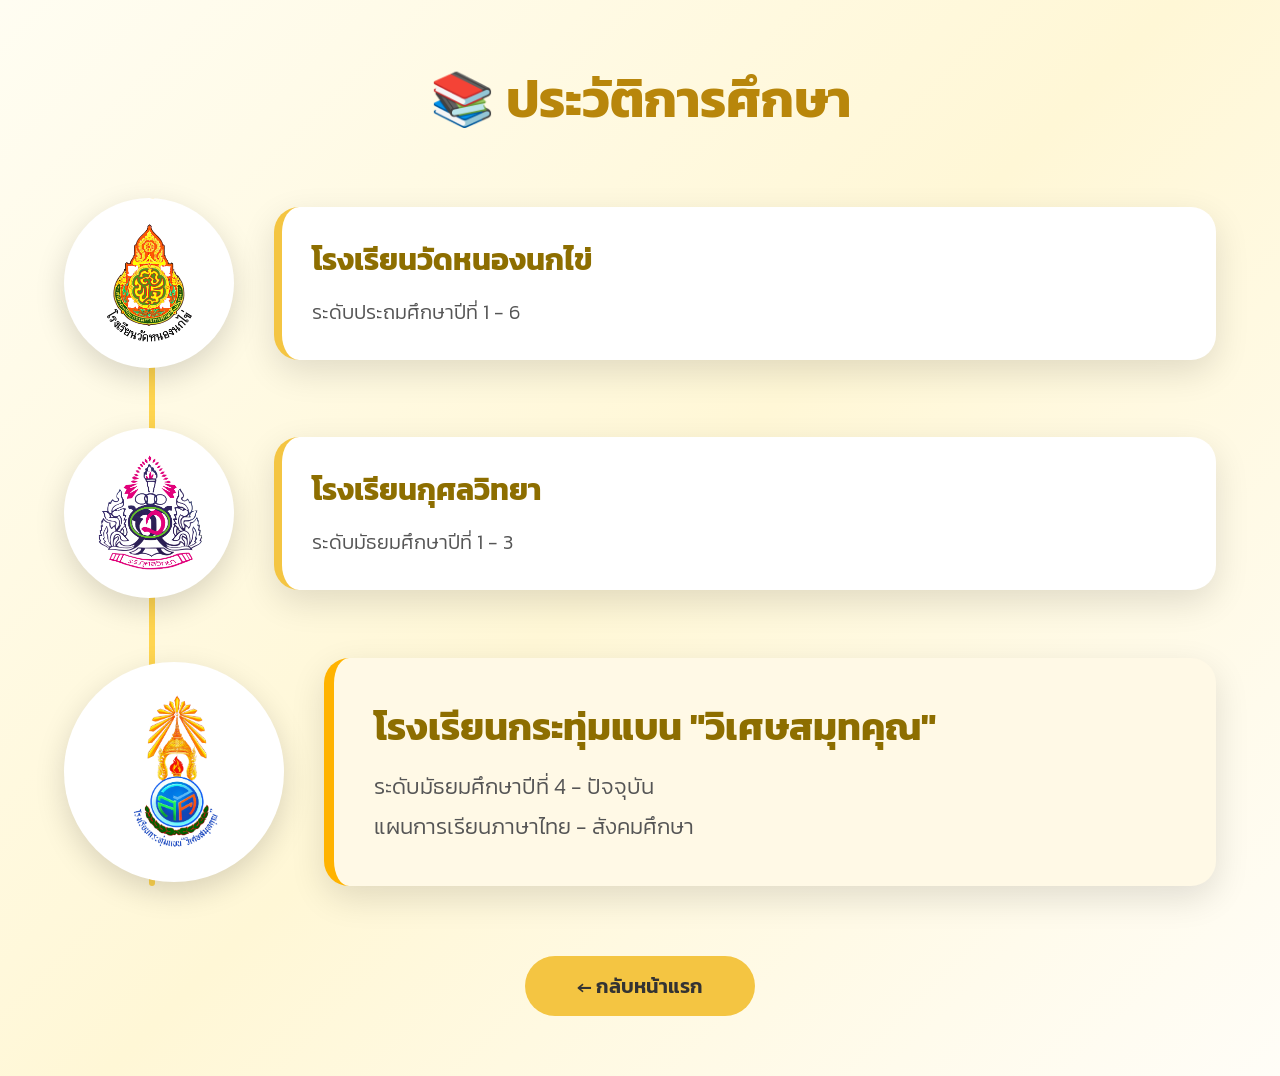
<file: education.html>
<!DOCTYPE html>
<html lang="th">
<head>
<meta charset="UTF-8">
<meta name="viewport" content="width=device-width, initial-scale=1.0">

<title>ประวัติการศึกษา</title>

<link href="https://fonts.googleapis.com/css2?family=Kanit:wght@300;400;500;700&display=swap" rel="stylesheet">

<style>

*{
margin:0;
padding:0;
box-sizing:border-box;
font-family:'Kanit',sans-serif;
}

body{

background:linear-gradient(135deg,#fffdf2,#fff7d6,#fffdf7);

min-height:100vh;

}

.container{

width:90%;

max-width:1200px;

margin:auto;

padding:60px 0;

}

h1{

text-align:center;

font-size:52px;

color:#b8860b;

margin-bottom:60px;

}

.timeline{

position:relative;

margin:auto;

}

.timeline::before{

content:"";

position:absolute;

left:85px;

top:0;

width:6px;

height:100%;

background:#ffd54f;

border-radius:10px;

}

.item{

display:flex;

align-items:center;

margin-bottom:60px;

position:relative;

}

.logo{

width:170px;

height:170px;

border-radius:50%;

background:white;

display:flex;

align-items:center;

justify-content:center;

box-shadow:0 10px 30px rgba(0,0,0,.15);

z-index:5;

}

.logo img{

width:120px;

height:120px;

object-fit:contain;

}

.card{

margin-left:40px;

background:white;

padding:30px;

border-radius:25px;

box-shadow:0 12px 35px rgba(0,0,0,.12);

flex:1;

border-left:8px solid #f4c542;

transition:.35s;

}

.card:hover{

transform:translateY(-8px);

}

.card h2{

font-size:30px;

font-weight:700;

color:#8d6e00;

margin-bottom:12px;

}

.card p{

font-size:20px;

font-weight:300;

line-height:1.8;

color:#555;

}

.current .logo{

width:220px;

height:220px;

}

.current .logo img{

width:155px;

height:155px;

}

.current .card{

padding:40px;

border-left:10px solid #ffb300;

background:#fff9e6;

}

.current .card h2{

font-size:38px;

}

.current .card p{

font-size:22px;

}

.back{

display:block;

width:230px;

margin:70px auto 0;

text-align:center;

background:#f4c542;

padding:15px;

border-radius:50px;

text-decoration:none;

color:#333;

font-size:20px;

font-weight:600;

transition:.3s;

}

.back:hover{

background:#e0b400;

}

@media(max-width:900px){

.timeline::before{

display:none;

}

.item{

flex-direction:column;

}

.card{

margin:25px 0 0;

}

}

</style>

</head>

<body>

<div class="container">

<h1>📚 ประวัติการศึกษา</h1>

<div class="timeline">

<div class="item">

<div class="logo">

<img src="assets/logosc1.png">

</div>

<div class="card">

<h2>โรงเรียนวัดหนองนกไข่</h2>

<p>ระดับประถมศึกษาปีที่ 1 - 6</p>

</div>

</div>

  <div class="item">

<div class="logo">

<img src="assets/logosc2.png">

</div>

<div class="card">

<h2>โรงเรียนกุศลวิทยา</h2>

<p>ระดับมัธยมศึกษาปีที่ 1 - 3</p>

</div>

</div>

<div class="item current">

<div class="logo">

<img src="assets/logosc3.png">

</div>

<div class="card">

<h2>โรงเรียนกระทุ่มแบน "วิเศษสมุทคุณ"</h2>

<p>ระดับมัธยมศึกษาปีที่ 4 - ปัจจุบัน</p>

<p>แผนการเรียนภาษาไทย - สังคมศึกษา</p>

</div>

</div>

  </div>

<a href="index.html" class="back">
    ← กลับหน้าแรก
</a>

</div>

</body>
</html>
</file>
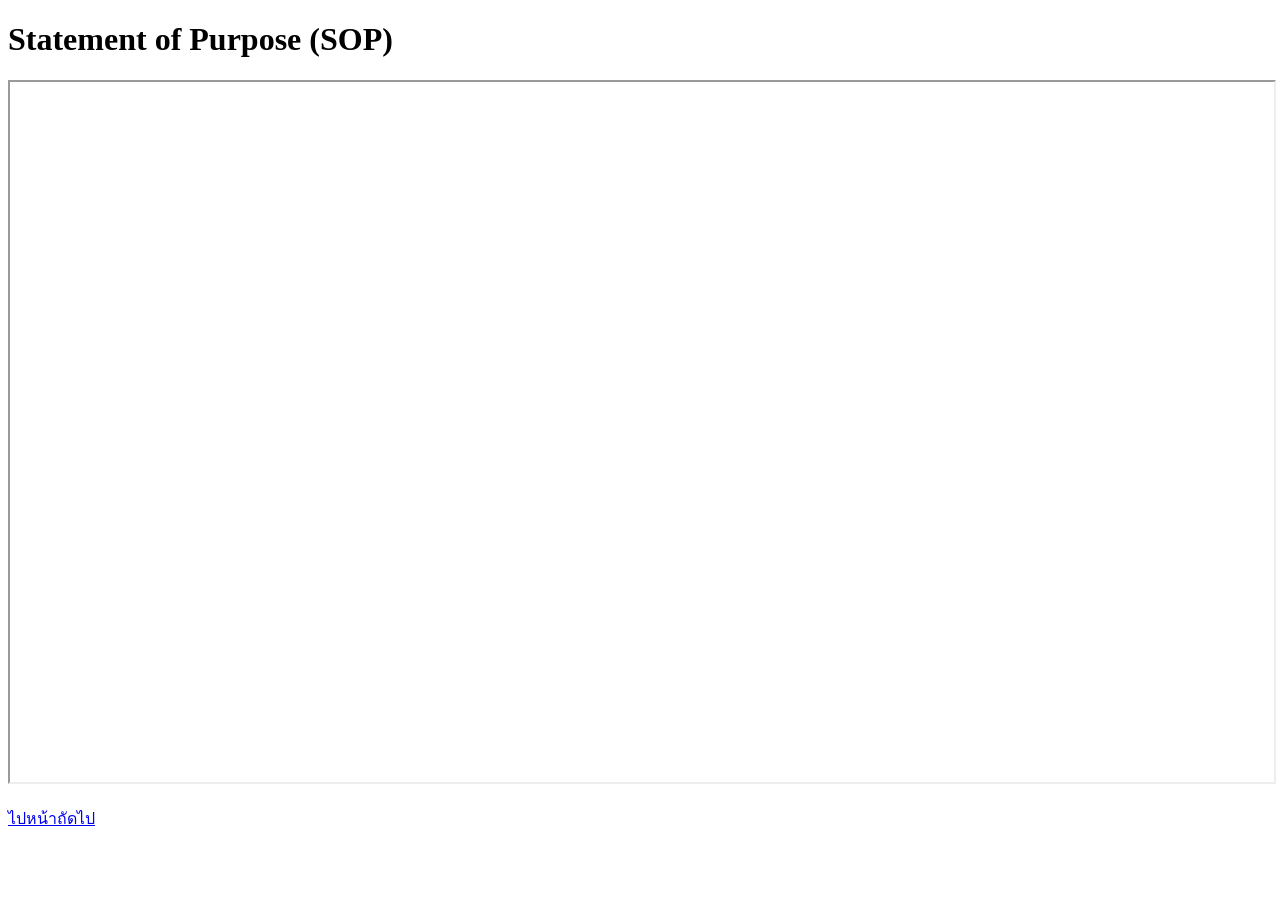
<file: sop.html>
<!DOCTYPE html>
<html lang="th">

<head>
    <meta charset="UTF-8">
    <title>Statement of Purpose</title>
</head>

<body>

    <h1>Statement of Purpose (SOP)</h1>

    <iframe
        src="Statement Of Purpose.pdf"
        width="100%"
        height="700px">
    </iframe>

    <br><br>

    <a href="whoiam.html">ไปหน้าถัดไป</a>

</body>

</html>
</file>
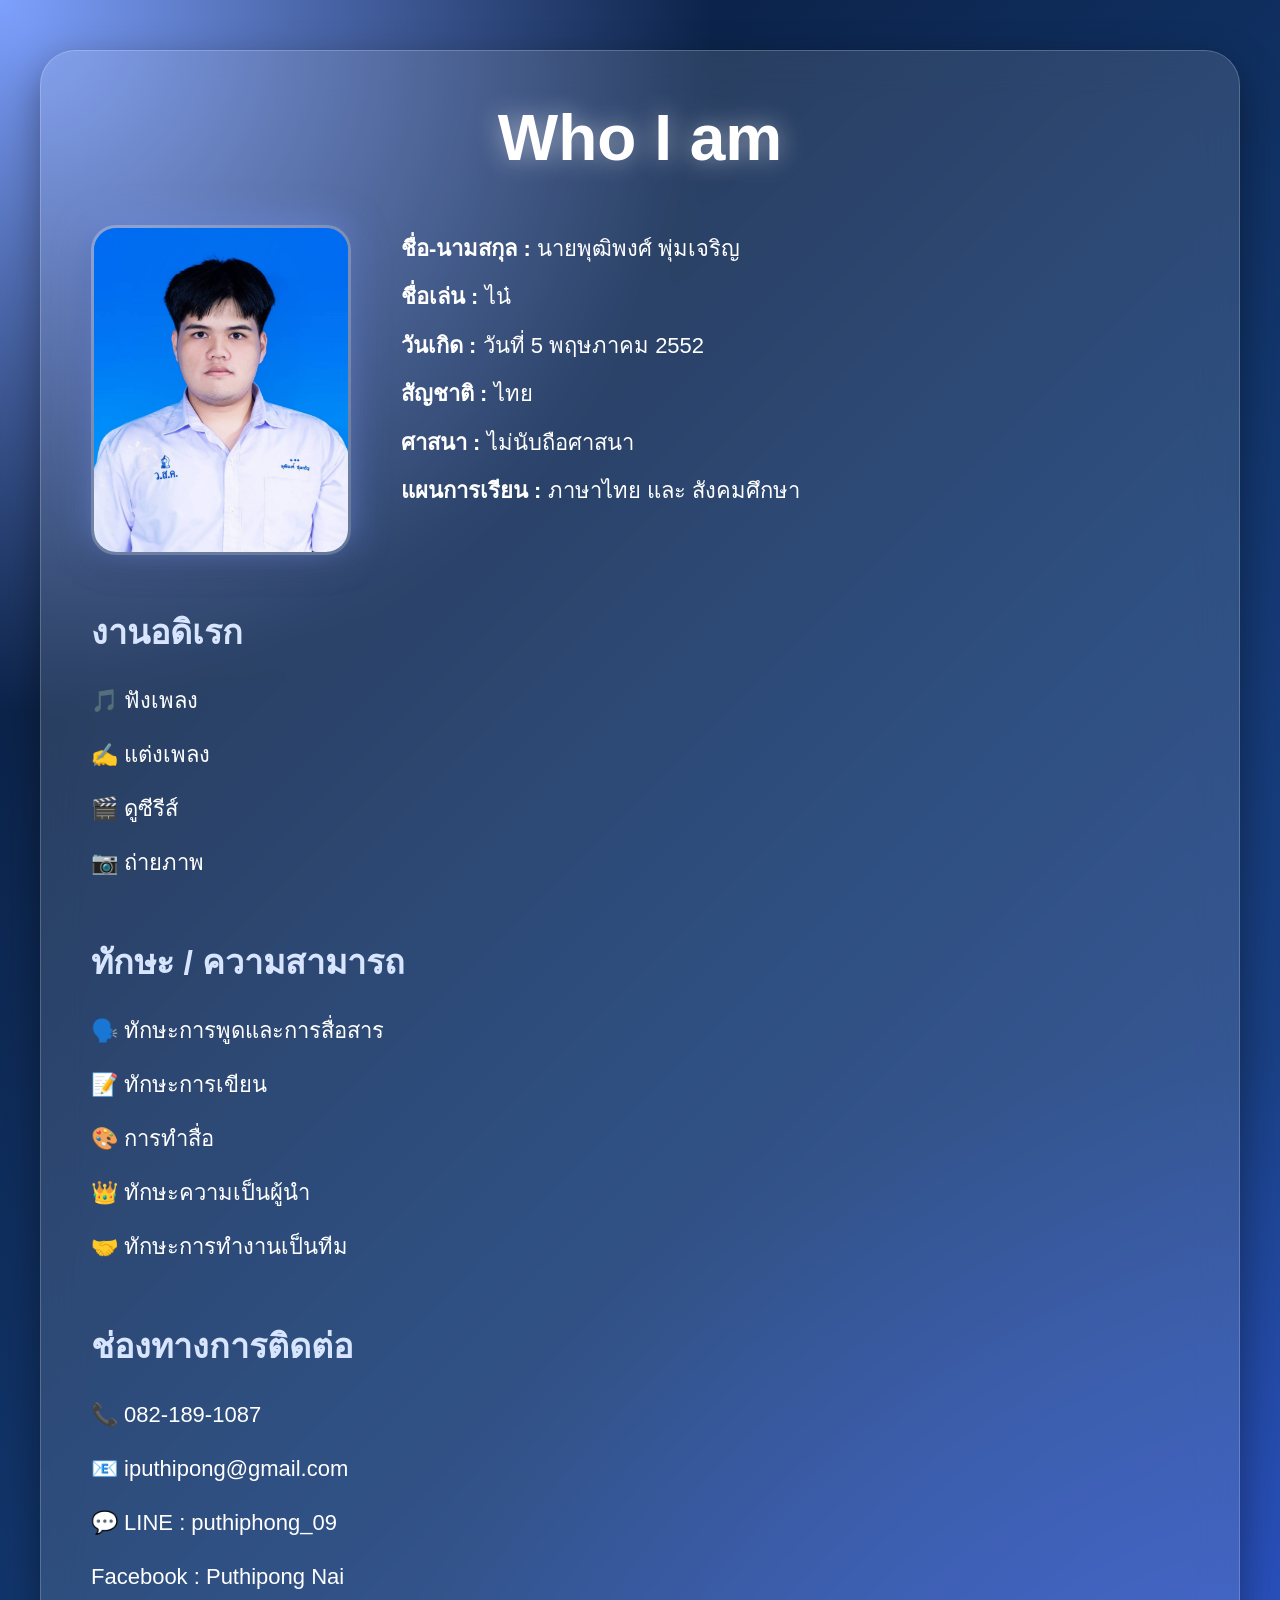
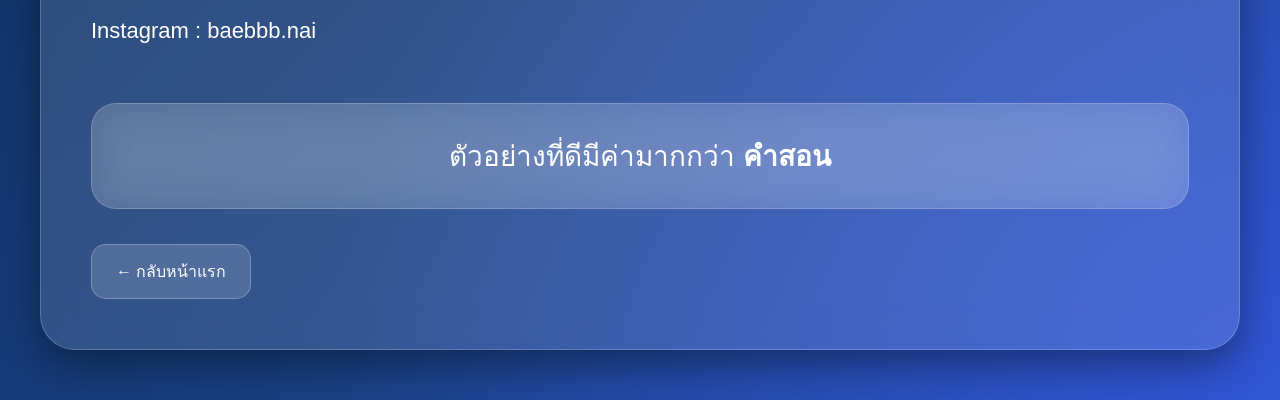
<file: whoiam.html>
<!DOCTYPE html>
<html lang="th">

<head>

    <meta charset="UTF-8">

    <meta name="viewport" content="width=device-width, initial-scale=1.0">

    <title>Who I am</title>

    <style>

        * {
            margin: 0;
            padding: 0;
            box-sizing: border-box;
            font-family: Arial, sans-serif;
        }

        body {

            background:
                radial-gradient(circle at top left, #7ea1ff 0%, transparent 30%),
                radial-gradient(circle at bottom right, #3055d6 0%, transparent 40%),
                linear-gradient(135deg, #07152f, #12366d, #244ea5);

            color: white;

            min-height: 100vh;

            padding: 50px 20px;
        }

        .card {

            max-width: 1200px;

            margin: auto;

            padding: 50px;

            border-radius: 35px;

            background: rgba(255, 255, 255, 0.12);

            backdrop-filter: blur(20px);

            border: 1px solid rgba(255, 255, 255, 0.2);

            box-shadow: 0 15px 40px rgba(0, 0, 0, 0.4);

        }

        h1 {

            text-align: center;

            font-size: 64px;

            margin-bottom: 50px;

            text-shadow: 0 0 25px rgba(255,255,255,0.5);

        }

        .top {

            display: flex;

            gap: 50px;

            flex-wrap: wrap;

            align-items: flex-start;

        }

        .photo {

            width: 260px;

            height: 330px;

            overflow: hidden;

            border-radius: 25px;

            border: 3px solid rgba(255,255,255,0.25);

            box-shadow:
                0 0 35px rgba(126,161,255,0.7),
                0 10px 30px rgba(0,0,0,0.4);

        }

        .photo img {

            width: 100%;

            height: 100%;

            object-fit: cover;

            display: block;

        }

        .info {

            flex: 1;

            font-size: 22px;

            line-height: 2.2;

        }

        .section {

            margin-top: 50px;

        }

        .section h2 {

            font-size: 34px;

            margin-bottom: 20px;

            color: #d8e5ff;

        }

        ul {

            list-style: none;

            font-size: 22px;

            line-height: 2;

        }

        li {

            margin-bottom: 10px;

        }

        .contact a {

            color: white;

            text-decoration: none;

        }

        .contact a:hover {

            text-decoration: underline;

        }

        .quote {

            margin-top: 50px;

            padding: 30px;

            text-align: center;

            font-size: 28px;

            border-radius: 25px;

            background: rgba(255,255,255,0.15);

            backdrop-filter: blur(20px);

            border: 1px solid rgba(255,255,255,0.2);

        }

        .button {

            display: inline-block;

            margin-top: 35px;

            padding: 14px 24px;

            border-radius: 15px;

            background: rgba(255,255,255,0.15);

            border: 1px solid rgba(255,255,255,0.25);

            color: white;

            text-decoration: none;

        }

        .button:hover {

            background: rgba(255,255,255,0.25);

        }

        @media (max-width: 900px) {

            h1 {

                font-size: 46px;

            }

            .top {

                flex-direction: column;

                align-items: center;

            }

            .info {

                font-size: 19px;

            }

            .section h2 {

                font-size: 28px;

            }

            ul {

                font-size: 19px;

            }

        }

    </style>

</head>

<body>

    <div class="card">

        <h1>Who I am</h1>

        <div class="top">

            <div class="photo">

                <img src="assets/profile.jpg" alt="Profile">

            </div>

            <div class="info">

                <p><strong>ชื่อ-นามสกุล :</strong> นายพุฒิพงศ์ พุ่มเจริญ</p>

                <p><strong>ชื่อเล่น :</strong> ไน๋</p>

                <p><strong>วันเกิด :</strong> วันที่ 5 พฤษภาคม 2552</p>

                <p><strong>สัญชาติ :</strong> ไทย</p>

                <p><strong>ศาสนา :</strong> ไม่นับถือศาสนา</p>

                <p><strong>แผนการเรียน :</strong> ภาษาไทย และ สังคมศึกษา</p>

            </div>

        </div>

        <div class="section">

            <h2>งานอดิเรก</h2>

            <ul>
                <li>🎵 ฟังเพลง</li>
                <li>✍️ แต่งเพลง</li>
                <li>🎬 ดูซีรีส์</li>
                <li>📷 ถ่ายภาพ</li>
            </ul>

        </div>

        <div class="section">

            <h2>ทักษะ / ความสามารถ</h2>

            <ul>
                <li>🗣️ ทักษะการพูดและการสื่อสาร</li>
                <li>📝 ทักษะการเขียน</li>
                <li>🎨 การทำสื่อ</li>
                <li>👑 ทักษะความเป็นผู้นำ</li>
                <li>🤝 ทักษะการทำงานเป็นทีม</li>
            </ul>

        </div>

        <div class="section contact">

            <h2>ช่องทางการติดต่อ</h2>

            <ul>

                <li>📞 082-189-1087</li>

                <li>📧 iputhipong@gmail.com</li>

                <li>💬 LINE : puthiphong_09</li>

                <li>
                    <a href="https://www.facebook.com/share/17kLYkiUvy/" target="_blank">
                        Facebook : Puthipong Nai
                    </a>
                </li>

                <li>
                    <a href="https://www.instagram.com/baebbb.nai?igsh=MWVpdmNzeXMxOTVkdg==" target="_blank">
                        Instagram : baebbb.nai
                    </a>
                </li>

            </ul>

        </div>

        <div class="quote">

            ตัวอย่างที่ดีมีค่ามากกว่า <strong>คำสอน</strong>

        </div>

        <a class="button" href="index.html">← กลับหน้าแรก</a>

    </div>

</body>

</html>
</file>
